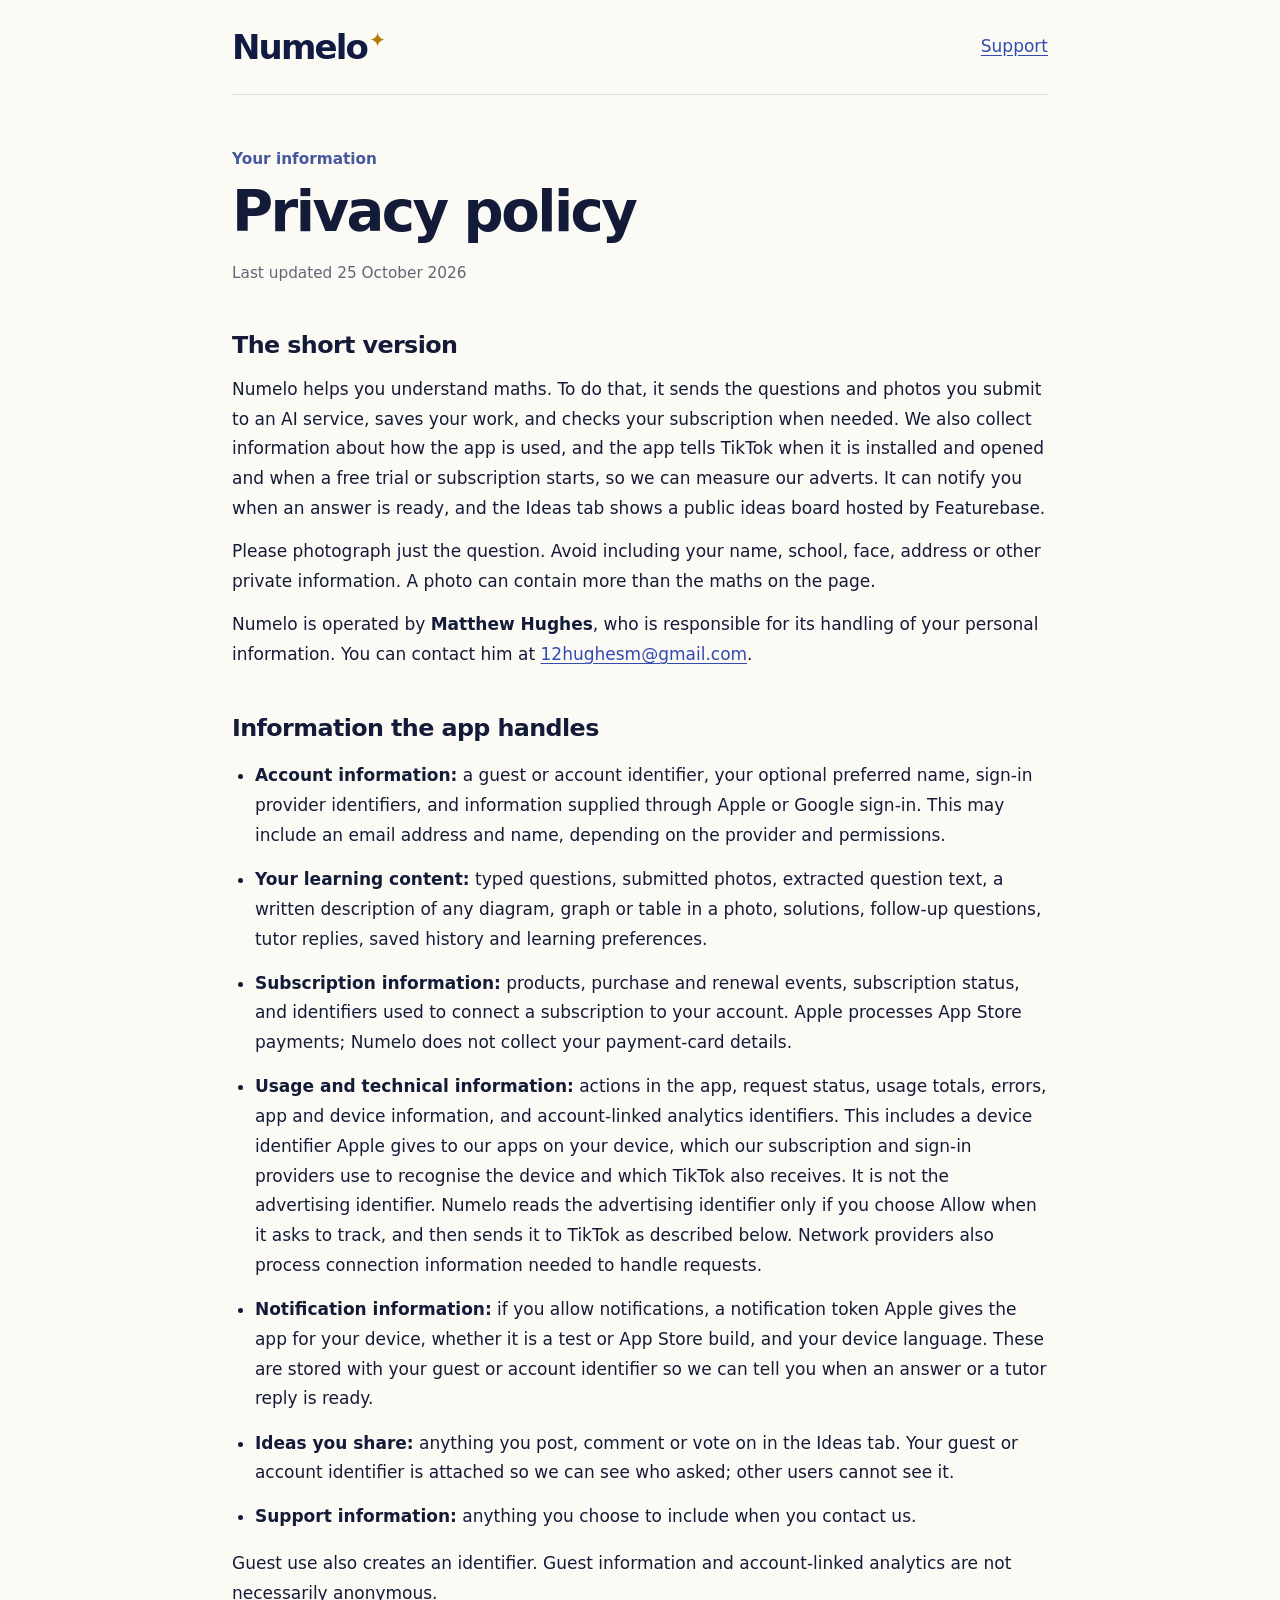
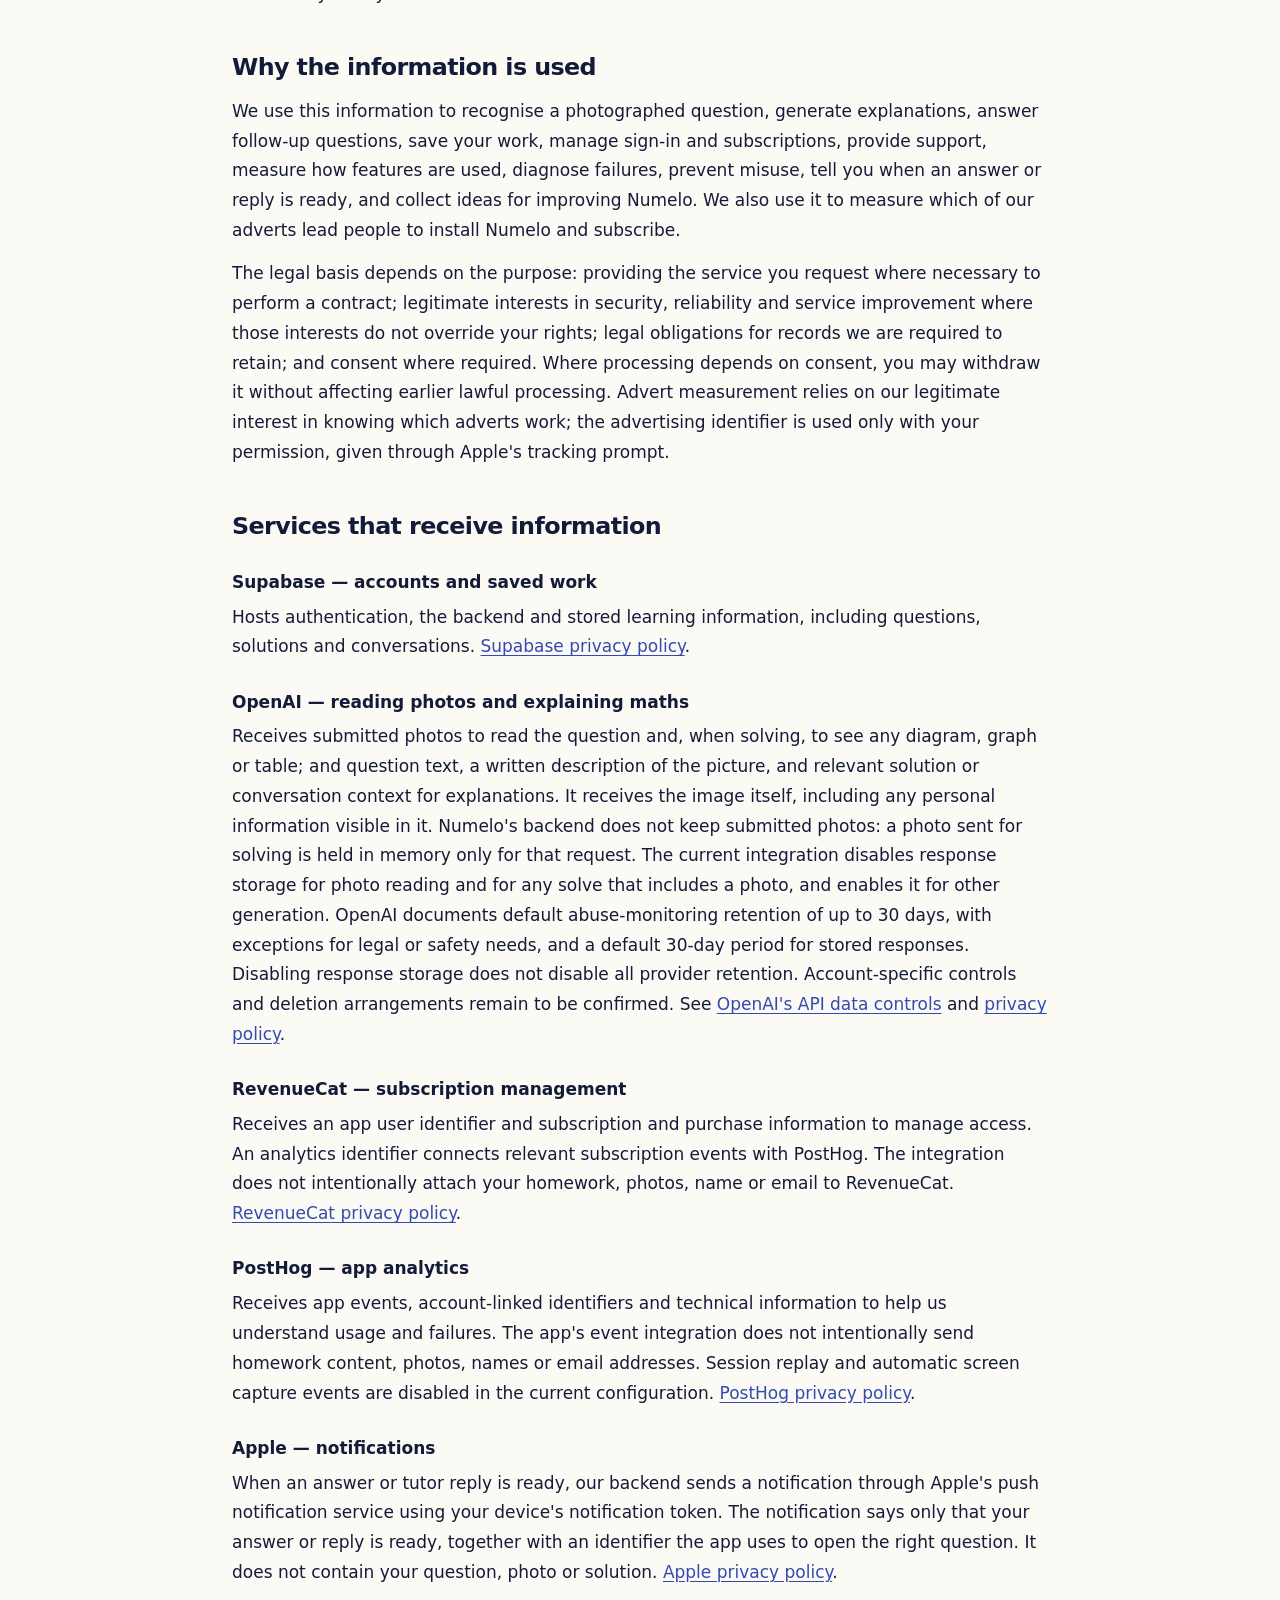
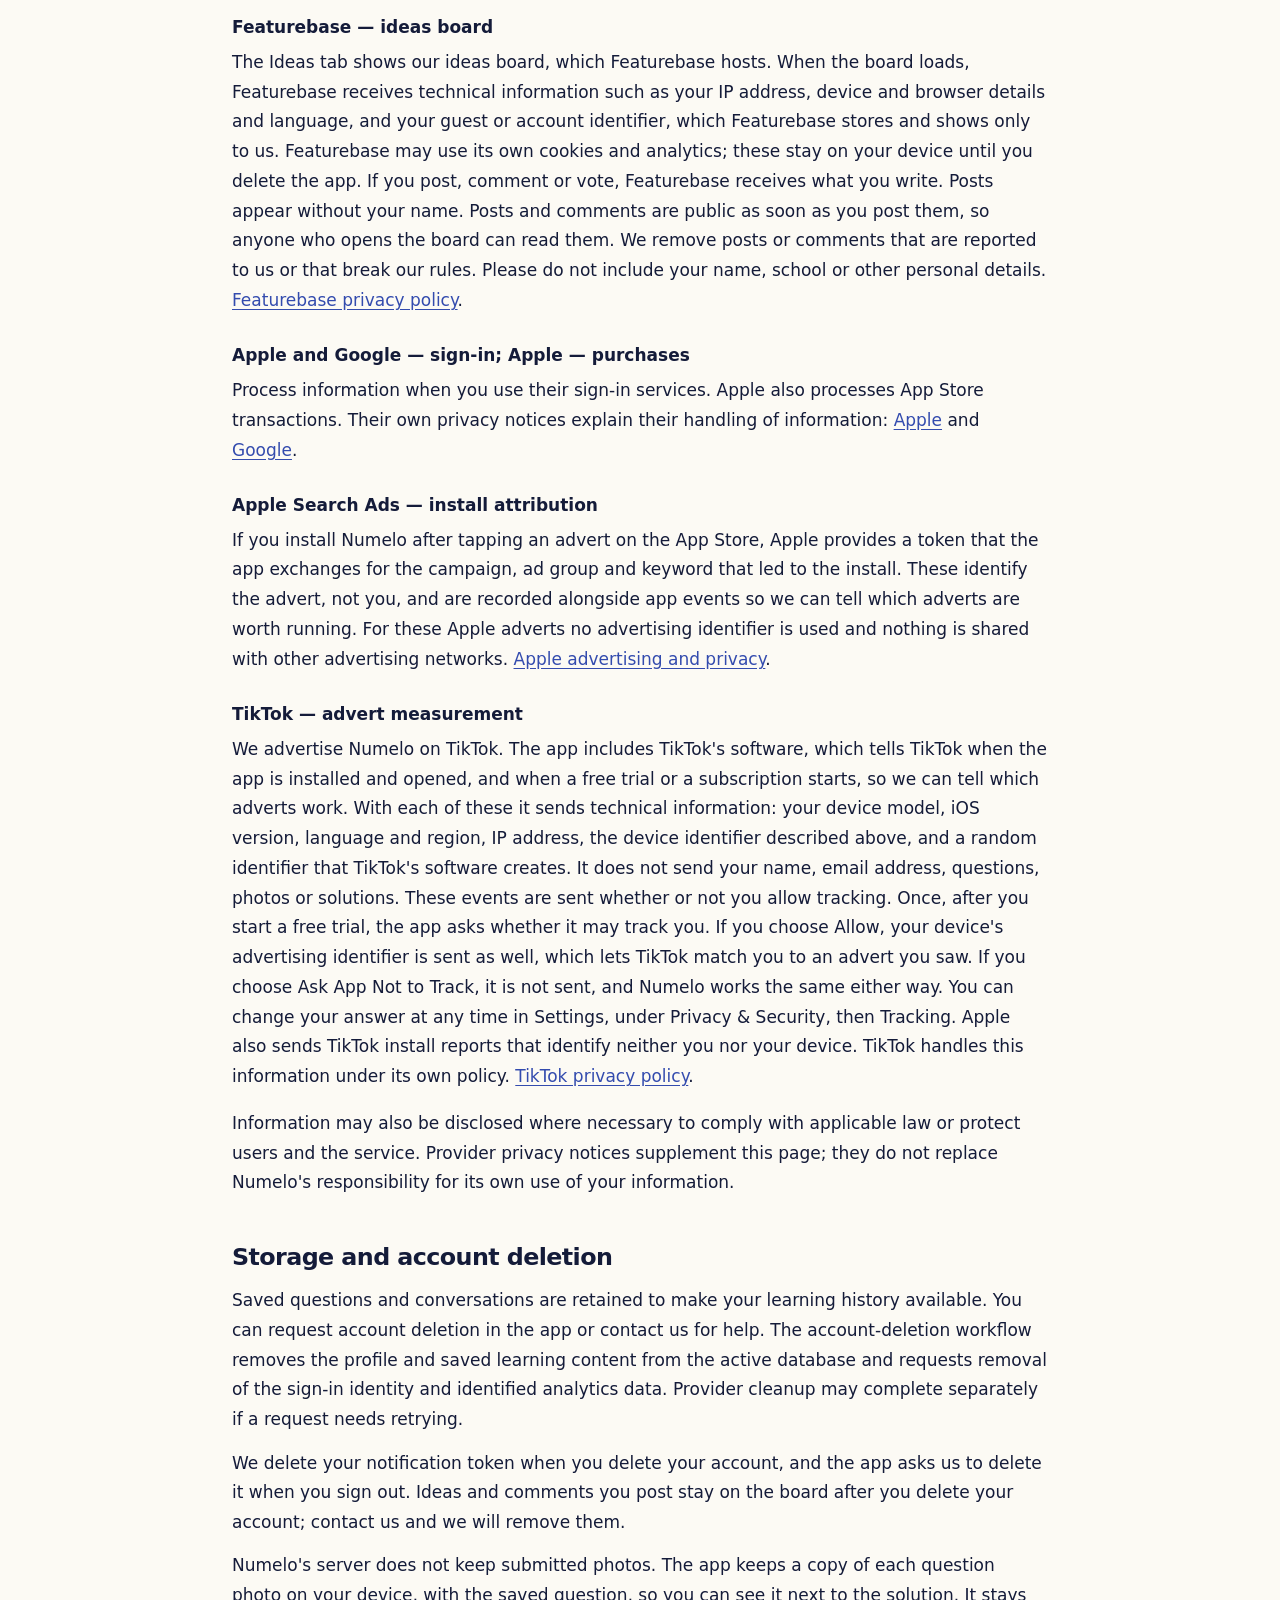
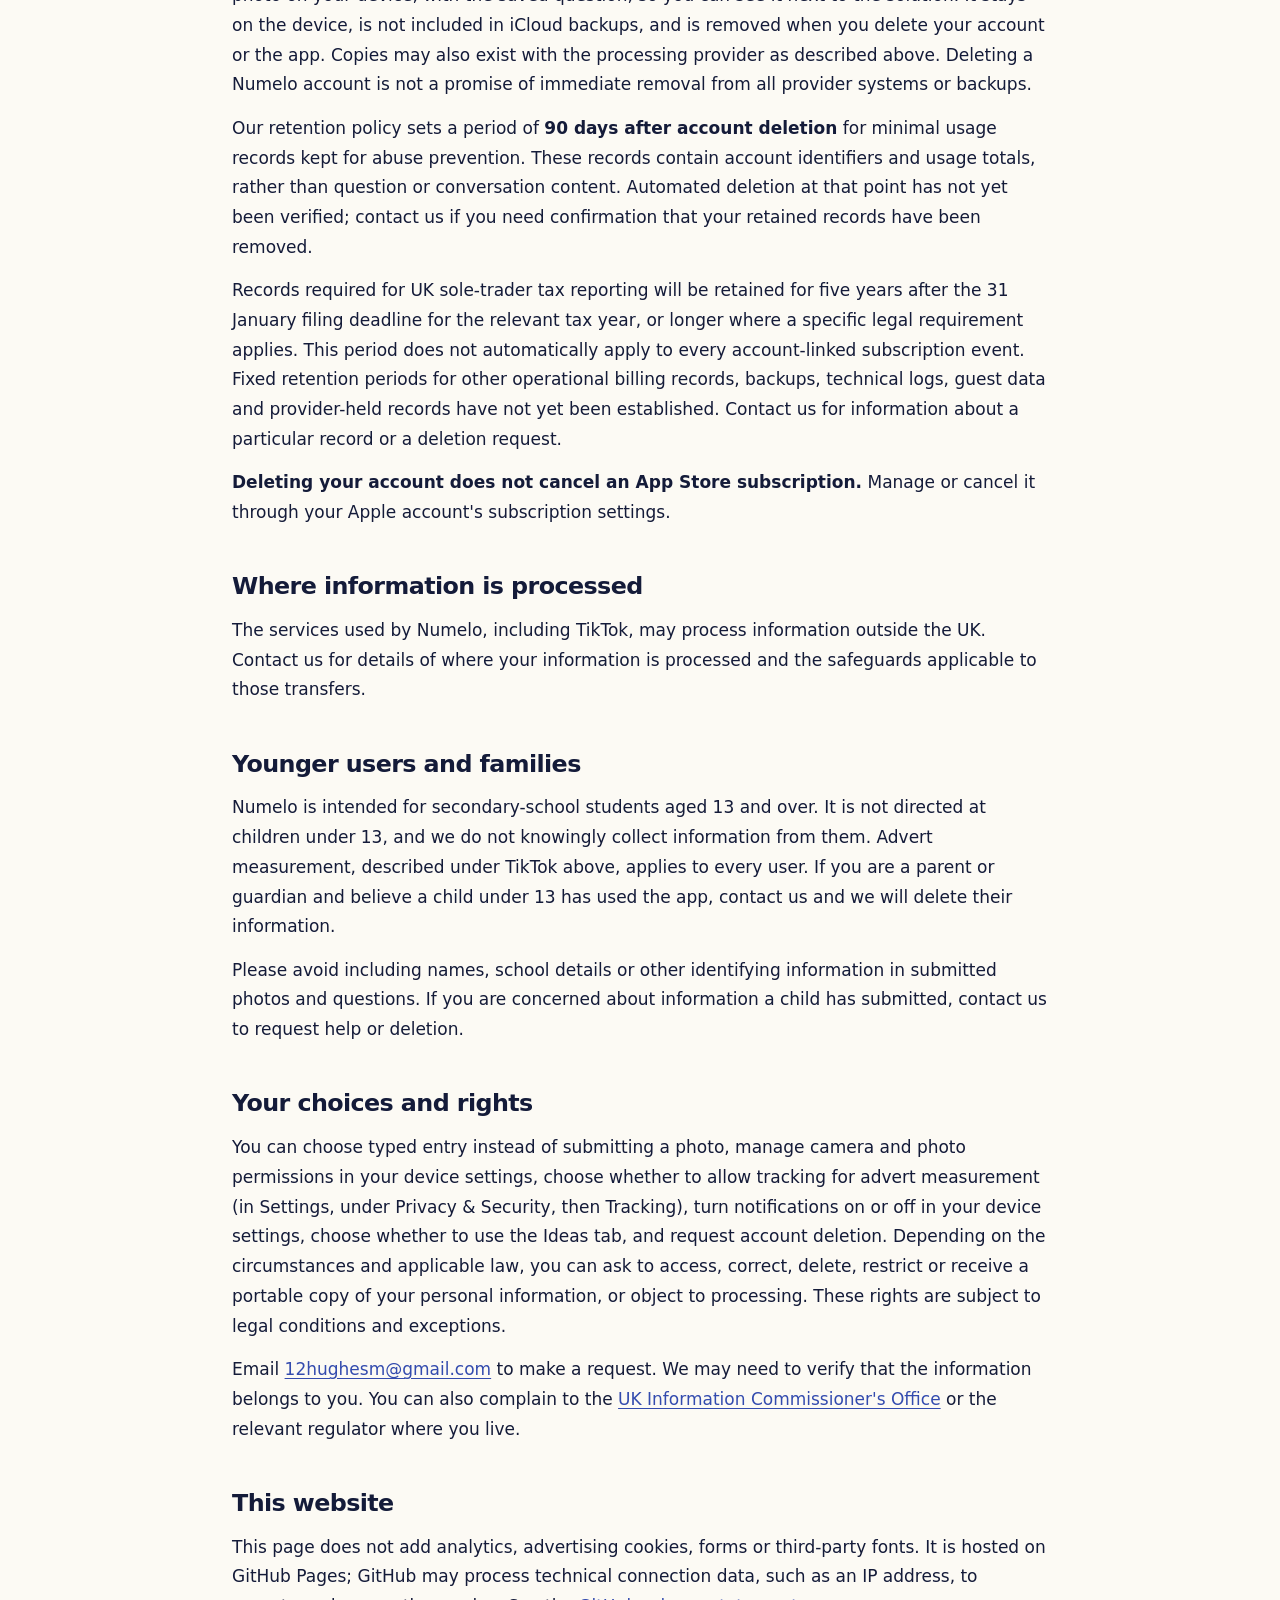
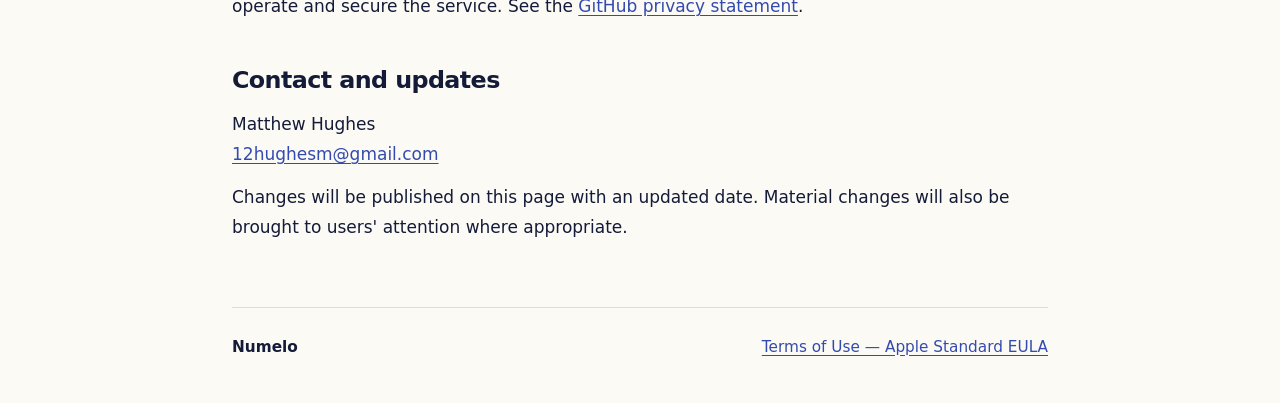
<file: index.html>
<!doctype html>
<html lang="en-GB">
<head>
  <meta charset="utf-8">
  <meta name="viewport" content="width=device-width, initial-scale=1">
  <meta name="description" content="How Numelo handles account details, maths questions, photos, subscriptions, usage information, advert measurement, notifications and the ideas board.">
  <title>Privacy policy · Numelo</title>
  <link rel="stylesheet" href="styles.css">
</head>
<body>
  <header><a class="wordmark" href="./" aria-label="Numelo home">Numelo<span aria-hidden="true">✦</span></a><a href="./support.html">Support</a></header>
  <main>
    <p class="eyebrow">Your information</p>
    <h1>Privacy policy</h1>
    <p class="updated">Last updated 25 October 2026</p>

    <section aria-labelledby="summary">
      <h2 id="summary">The short version</h2>
      <p>Numelo helps you understand maths. To do that, it sends the questions and photos you submit to an AI service, saves your work, and checks your subscription when needed. We also collect information about how the app is used, and the app tells TikTok when it is installed and opened and when a free trial or subscription starts, so we can measure our adverts. It can notify you when an answer is ready, and the Ideas tab shows a public ideas board hosted by Featurebase.</p>
      <p>Please photograph just the question. Avoid including your name, school, face, address or other private information. A photo can contain more than the maths on the page.</p>
      <p>Numelo is operated by <strong>Matthew Hughes</strong>, who is responsible for its handling of your personal information. You can contact him at <a href="mailto:12hughesm@gmail.com">12hughesm@gmail.com</a>.</p>
    </section>

    <section aria-labelledby="information">
      <h2 id="information">Information the app handles</h2>
      <ul>
        <li><strong>Account information:</strong> a guest or account identifier, your optional preferred name, sign-in provider identifiers, and information supplied through Apple or Google sign-in. This may include an email address and name, depending on the provider and permissions.</li>
        <li><strong>Your learning content:</strong> typed questions, submitted photos, extracted question text, a written description of any diagram, graph or table in a photo, solutions, follow-up questions, tutor replies, saved history and learning preferences.</li>
        <li><strong>Subscription information:</strong> products, purchase and renewal events, subscription status, and identifiers used to connect a subscription to your account. Apple processes App Store payments; Numelo does not collect your payment-card details.</li>
        <li><strong>Usage and technical information:</strong> actions in the app, request status, usage totals, errors, app and device information, and account-linked analytics identifiers. This includes a device identifier Apple gives to our apps on your device, which our subscription and sign-in providers use to recognise the device and which TikTok also receives. It is not the advertising identifier. Numelo reads the advertising identifier only if you choose Allow when it asks to track, and then sends it to TikTok as described below. Network providers also process connection information needed to handle requests.</li>
        <li><strong>Notification information:</strong> if you allow notifications, a notification token Apple gives the app for your device, whether it is a test or App Store build, and your device language. These are stored with your guest or account identifier so we can tell you when an answer or a tutor reply is ready.</li>
        <li><strong>Ideas you share:</strong> anything you post, comment or vote on in the Ideas tab. Your guest or account identifier is attached so we can see who asked; other users cannot see it.</li>
        <li><strong>Support information:</strong> anything you choose to include when you contact us.</li>
      </ul>
      <p>Guest use also creates an identifier. Guest information and account-linked analytics are not necessarily anonymous.</p>
    </section>

    <section aria-labelledby="purposes">
      <h2 id="purposes">Why the information is used</h2>
      <p>We use this information to recognise a photographed question, generate explanations, answer follow-up questions, save your work, manage sign-in and subscriptions, provide support, measure how features are used, diagnose failures, prevent misuse, tell you when an answer or reply is ready, and collect ideas for improving Numelo. We also use it to measure which of our adverts lead people to install Numelo and subscribe.</p>
      <p>The legal basis depends on the purpose: providing the service you request where necessary to perform a contract; legitimate interests in security, reliability and service improvement where those interests do not override your rights; legal obligations for records we are required to retain; and consent where required. Where processing depends on consent, you may withdraw it without affecting earlier lawful processing. Advert measurement relies on our legitimate interest in knowing which adverts work; the advertising identifier is used only with your permission, given through Apple's tracking prompt.</p>
    </section>

    <section aria-labelledby="providers">
      <h2 id="providers">Services that receive information</h2>
      <dl>
        <dt>Supabase — accounts and saved work</dt>
        <dd>Hosts authentication, the backend and stored learning information, including questions, solutions and conversations. <a href="https://supabase.com/privacy">Supabase privacy policy</a>.</dd>
        <dt>OpenAI — reading photos and explaining maths</dt>
        <dd>Receives submitted photos to read the question and, when solving, to see any diagram, graph or table; and question text, a written description of the picture, and relevant solution or conversation context for explanations. It receives the image itself, including any personal information visible in it. Numelo's backend does not keep submitted photos: a photo sent for solving is held in memory only for that request. The current integration disables response storage for photo reading and for any solve that includes a photo, and enables it for other generation. OpenAI documents default abuse-monitoring retention of up to 30 days, with exceptions for legal or safety needs, and a default 30-day period for stored responses. Disabling response storage does not disable all provider retention. Account-specific controls and deletion arrangements remain to be confirmed. See <a href="https://developers.openai.com/api/docs/guides/your-data">OpenAI's API data controls</a> and <a href="https://openai.com/policies/privacy-policy/">privacy policy</a>.</dd>
        <dt>RevenueCat — subscription management</dt>
        <dd>Receives an app user identifier and subscription and purchase information to manage access. An analytics identifier connects relevant subscription events with PostHog. The integration does not intentionally attach your homework, photos, name or email to RevenueCat. <a href="https://www.revenuecat.com/privacy/">RevenueCat privacy policy</a>.</dd>
        <dt>PostHog — app analytics</dt>
        <dd>Receives app events, account-linked identifiers and technical information to help us understand usage and failures. The app's event integration does not intentionally send homework content, photos, names or email addresses. Session replay and automatic screen capture events are disabled in the current configuration. <a href="https://posthog.com/privacy">PostHog privacy policy</a>.</dd>
        <dt>Apple — notifications</dt>
        <dd>When an answer or tutor reply is ready, our backend sends a notification through Apple's push notification service using your device's notification token. The notification says only that your answer or reply is ready, together with an identifier the app uses to open the right question. It does not contain your question, photo or solution. <a href="https://www.apple.com/legal/privacy/">Apple privacy policy</a>.</dd>
        <dt>Featurebase — ideas board</dt>
        <dd>The Ideas tab shows our ideas board, which Featurebase hosts. When the board loads, Featurebase receives technical information such as your IP address, device and browser details and language, and your guest or account identifier, which Featurebase stores and shows only to us. Featurebase may use its own cookies and analytics; these stay on your device until you delete the app. If you post, comment or vote, Featurebase receives what you write. Posts appear without your name. Posts and comments are public as soon as you post them, so anyone who opens the board can read them. We remove posts or comments that are reported to us or that break our rules. Please do not include your name, school or other personal details. <a href="https://help.featurebase.app/articles/4744036-privacy-policy">Featurebase privacy policy</a>.</dd>
        <dt>Apple and Google — sign-in; Apple — purchases</dt>
        <dd>Process information when you use their sign-in services. Apple also processes App Store transactions. Their own privacy notices explain their handling of information: <a href="https://www.apple.com/legal/privacy/">Apple</a> and <a href="https://policies.google.com/privacy">Google</a>.</dd>
        <dt>Apple Search Ads — install attribution</dt>
        <dd>If you install Numelo after tapping an advert on the App Store, Apple provides a token that the app exchanges for the campaign, ad group and keyword that led to the install. These identify the advert, not you, and are recorded alongside app events so we can tell which adverts are worth running. For these Apple adverts no advertising identifier is used and nothing is shared with other advertising networks. <a href="https://www.apple.com/legal/privacy/data/en/apple-advertising/">Apple advertising and privacy</a>.</dd>
        <dt>TikTok — advert measurement</dt>
        <dd>We advertise Numelo on TikTok. The app includes TikTok's software, which tells TikTok when the app is installed and opened, and when a free trial or a subscription starts, so we can tell which adverts work. With each of these it sends technical information: your device model, iOS version, language and region, IP address, the device identifier described above, and a random identifier that TikTok's software creates. It does not send your name, email address, questions, photos or solutions. These events are sent whether or not you allow tracking. Once, after you start a free trial, the app asks whether it may track you. If you choose Allow, your device's advertising identifier is sent as well, which lets TikTok match you to an advert you saw. If you choose Ask App Not to Track, it is not sent, and Numelo works the same either way. You can change your answer at any time in Settings, under Privacy &amp; Security, then Tracking. Apple also sends TikTok install reports that identify neither you nor your device. TikTok handles this information under its own policy. <a href="https://www.tiktok.com/legal/privacy-policy">TikTok privacy policy</a>.</dd>
      </dl>
      <p>Information may also be disclosed where necessary to comply with applicable law or protect users and the service. Provider privacy notices supplement this page; they do not replace Numelo's responsibility for its own use of your information.</p>
    </section>

    <section aria-labelledby="retention">
      <h2 id="retention">Storage and account deletion</h2>
      <p>Saved questions and conversations are retained to make your learning history available. You can request account deletion in the app or contact us for help. The account-deletion workflow removes the profile and saved learning content from the active database and requests removal of the sign-in identity and identified analytics data. Provider cleanup may complete separately if a request needs retrying.</p>
      <p>We delete your notification token when you delete your account, and the app asks us to delete it when you sign out. Ideas and comments you post stay on the board after you delete your account; contact us and we will remove them.</p>
      <p>Numelo's server does not keep submitted photos. The app keeps a copy of each question photo on your device, with the saved question, so you can see it next to the solution. It stays on the device, is not included in iCloud backups, and is removed when you delete your account or the app. Copies may also exist with the processing provider as described above. Deleting a Numelo account is not a promise of immediate removal from all provider systems or backups.</p>
      <p>Our retention policy sets a period of <strong>90 days after account deletion</strong> for minimal usage records kept for abuse prevention. These records contain account identifiers and usage totals, rather than question or conversation content. Automated deletion at that point has not yet been verified; contact us if you need confirmation that your retained records have been removed.</p>
      <p>Records required for UK sole-trader tax reporting will be retained for five years after the 31 January filing deadline for the relevant tax year, or longer where a specific legal requirement applies. This period does not automatically apply to every account-linked subscription event. Fixed retention periods for other operational billing records, backups, technical logs, guest data and provider-held records have not yet been established. Contact us for information about a particular record or a deletion request.</p>
      <p><strong>Deleting your account does not cancel an App Store subscription.</strong> Manage or cancel it through your Apple account's subscription settings.</p>
    </section>

    <section aria-labelledby="location">
      <h2 id="location">Where information is processed</h2>
      <p>The services used by Numelo, including TikTok, may process information outside the UK. Contact us for details of where your information is processed and the safeguards applicable to those transfers.</p>
    </section>

    <section aria-labelledby="children">
      <h2 id="children">Younger users and families</h2>
      <p>Numelo is intended for secondary-school students aged 13 and over. It is not directed at children under 13, and we do not knowingly collect information from them. Advert measurement, described under TikTok above, applies to every user. If you are a parent or guardian and believe a child under 13 has used the app, contact us and we will delete their information.</p>
      <p>Please avoid including names, school details or other identifying information in submitted photos and questions. If you are concerned about information a child has submitted, contact us to request help or deletion.</p>
    </section>

    <section aria-labelledby="rights">
      <h2 id="rights">Your choices and rights</h2>
      <p>You can choose typed entry instead of submitting a photo, manage camera and photo permissions in your device settings, choose whether to allow tracking for advert measurement (in Settings, under Privacy &amp; Security, then Tracking), turn notifications on or off in your device settings, choose whether to use the Ideas tab, and request account deletion. Depending on the circumstances and applicable law, you can ask to access, correct, delete, restrict or receive a portable copy of your personal information, or object to processing. These rights are subject to legal conditions and exceptions.</p>
      <p>Email <a href="mailto:12hughesm@gmail.com">12hughesm@gmail.com</a> to make a request. We may need to verify that the information belongs to you. You can also complain to the <a href="https://ico.org.uk/make-a-complaint/">UK Information Commissioner's Office</a> or the relevant regulator where you live.</p>
    </section>

    <section aria-labelledby="website">
      <h2 id="website">This website</h2>
      <p>This page does not add analytics, advertising cookies, forms or third-party fonts. It is hosted on GitHub Pages; GitHub may process technical connection data, such as an IP address, to operate and secure the service. See the <a href="https://docs.github.com/en/site-policy/privacy-policies/github-general-privacy-statement">GitHub privacy statement</a>.</p>
    </section>

    <section aria-labelledby="contact">
      <h2 id="contact">Contact and updates</h2>
      <p>Matthew Hughes<br><a href="mailto:12hughesm@gmail.com">12hughesm@gmail.com</a></p>
      <p>Changes will be published on this page with an updated date. Material changes will also be brought to users' attention where appropriate.</p>
    </section>
  </main>
  <footer><span>Numelo</span><a href="https://www.apple.com/legal/internet-services/itunes/dev/stdeula/">Terms of Use — Apple Standard EULA</a></footer>
</body>
</html>
</file>
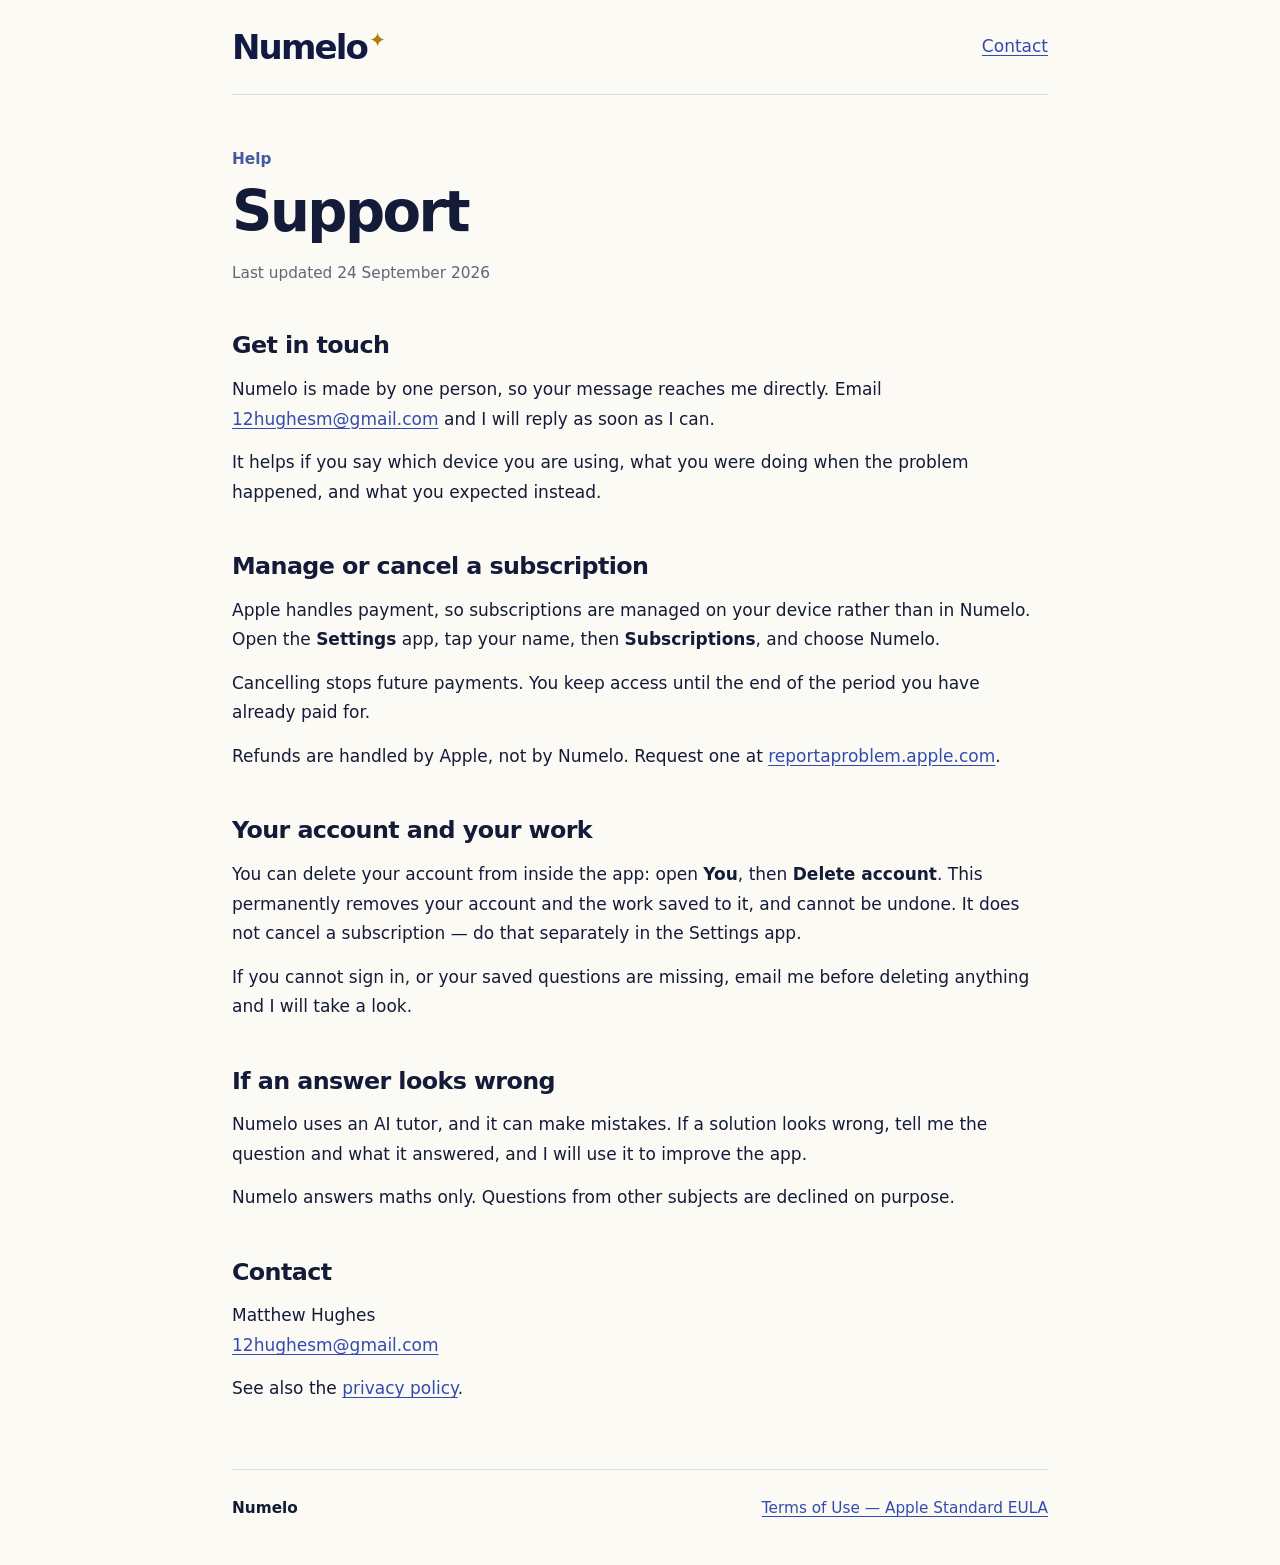
<file: support.html>
<!doctype html>
<html lang="en-GB">
<head>
  <meta charset="utf-8">
  <meta name="viewport" content="width=device-width, initial-scale=1">
  <meta name="description" content="Get help with Numelo — contact details, common questions, and how to manage or cancel a subscription.">
  <title>Support · Numelo</title>
  <link rel="stylesheet" href="styles.css">
</head>
<body>
  <header><a class="wordmark" href="./" aria-label="Numelo home">Numelo<span aria-hidden="true">✦</span></a><a href="#contact">Contact</a></header>
  <main>
    <p class="eyebrow">Help</p>
    <h1>Support</h1>
    <p class="updated">Last updated 24 September 2026</p>

    <section aria-labelledby="contact-top">
      <h2 id="contact-top">Get in touch</h2>
      <p>Numelo is made by one person, so your message reaches me directly. Email <a href="mailto:12hughesm@gmail.com">12hughesm@gmail.com</a> and I will reply as soon as I can.</p>
      <p>It helps if you say which device you are using, what you were doing when the problem happened, and what you expected instead.</p>
    </section>

    <section aria-labelledby="subscription">
      <h2 id="subscription">Manage or cancel a subscription</h2>
      <p>Apple handles payment, so subscriptions are managed on your device rather than in Numelo. Open the <strong>Settings</strong> app, tap your name, then <strong>Subscriptions</strong>, and choose Numelo.</p>
      <p>Cancelling stops future payments. You keep access until the end of the period you have already paid for.</p>
      <p>Refunds are handled by Apple, not by Numelo. Request one at <a href="https://reportaproblem.apple.com">reportaproblem.apple.com</a>.</p>
    </section>

    <section aria-labelledby="account">
      <h2 id="account">Your account and your work</h2>
      <p>You can delete your account from inside the app: open <strong>You</strong>, then <strong>Delete account</strong>. This permanently removes your account and the work saved to it, and cannot be undone. It does not cancel a subscription — do that separately in the Settings app.</p>
      <p>If you cannot sign in, or your saved questions are missing, email me before deleting anything and I will take a look.</p>
    </section>

    <section aria-labelledby="answers">
      <h2 id="answers">If an answer looks wrong</h2>
      <p>Numelo uses an AI tutor, and it can make mistakes. If a solution looks wrong, tell me the question and what it answered, and I will use it to improve the app.</p>
      <p>Numelo answers maths only. Questions from other subjects are declined on purpose.</p>
    </section>

    <section aria-labelledby="contact">
      <h2 id="contact">Contact</h2>
      <p>Matthew Hughes<br><a href="mailto:12hughesm@gmail.com">12hughesm@gmail.com</a></p>
      <p>See also the <a href="./">privacy policy</a>.</p>
    </section>
  </main>
  <footer><span>Numelo</span><a href="https://www.apple.com/legal/internet-services/itunes/dev/stdeula/">Terms of Use — Apple Standard EULA</a></footer>
</body>
</html>
</file>
<file: styles.css>
:root { color-scheme: light; font-family: ui-sans-serif, system-ui, -apple-system, BlinkMacSystemFont, "Segoe UI", sans-serif; color: #141b39; background: #fcfaf4; font-size: 17px; }
* { box-sizing: border-box; }
body { margin: 0; line-height: 1.75; }
header, main, footer { width: min(100% - 3rem, 48rem); margin-inline: auto; }
header { display: flex; justify-content: space-between; align-items: center; padding-block: 1.75rem; border-bottom: 1px solid #dcdedc; }
a { color: #334bae; text-underline-offset: .18em; overflow-wrap: anywhere; }
a:hover { color: #18235e; }
a:focus-visible { outline: 3px solid #ae7500; outline-offset: 5px; border-radius: 2px; }
.wordmark { color: #101a43; font-size: 2rem; font-weight: 800; text-decoration: none; letter-spacing: -.055em; line-height: 1; }
.wordmark span { color: #b57b06; font-size: 1.2rem; vertical-align: super; margin-left: .12rem; }
main { padding-block: 3rem; }
.eyebrow { color: #46599f; font-size: .9rem; font-weight: 700; margin: 0 0 .5rem; }
h1 { font-size: clamp(2.25rem, 7vw, 3.3rem); line-height: 1.1; letter-spacing: -.045em; margin: 0; }
.updated { color: #606678; margin-block: 1rem 1.75rem; font-size: .9rem; }
.notice { padding: 1.25rem; border-left: 4px solid #b57b06; background: #fff2cb; border-radius: 0 .65rem .65rem 0; font-size: .95rem; }
section { margin-top: 2.5rem; scroll-margin-top: 1.5rem; }
h2 { font-size: 1.4rem; line-height: 1.35; letter-spacing: -.025em; margin-bottom: .8rem; }
p { margin-block: .8rem; }
ul { padding-left: 1.35rem; }
li { margin-block: .85rem; }
dt { font-weight: 700; margin-top: 1.5rem; }
dd { margin: .3rem 0 0; }
footer { padding-block: 1.5rem 2.5rem; border-top: 1px solid #dcdedc; display: flex; justify-content: space-between; gap: 1rem; flex-wrap: wrap; font-size: .9rem; }
footer span { font-weight: 700; }
@media (max-width: 480px) { header, main, footer { width: calc(100% - 2rem); } main { padding-top: 2rem; } }
@media print { body { background: white; color: black; } header, main, footer { width: 100%; } a { color: inherit; } }
</file>
